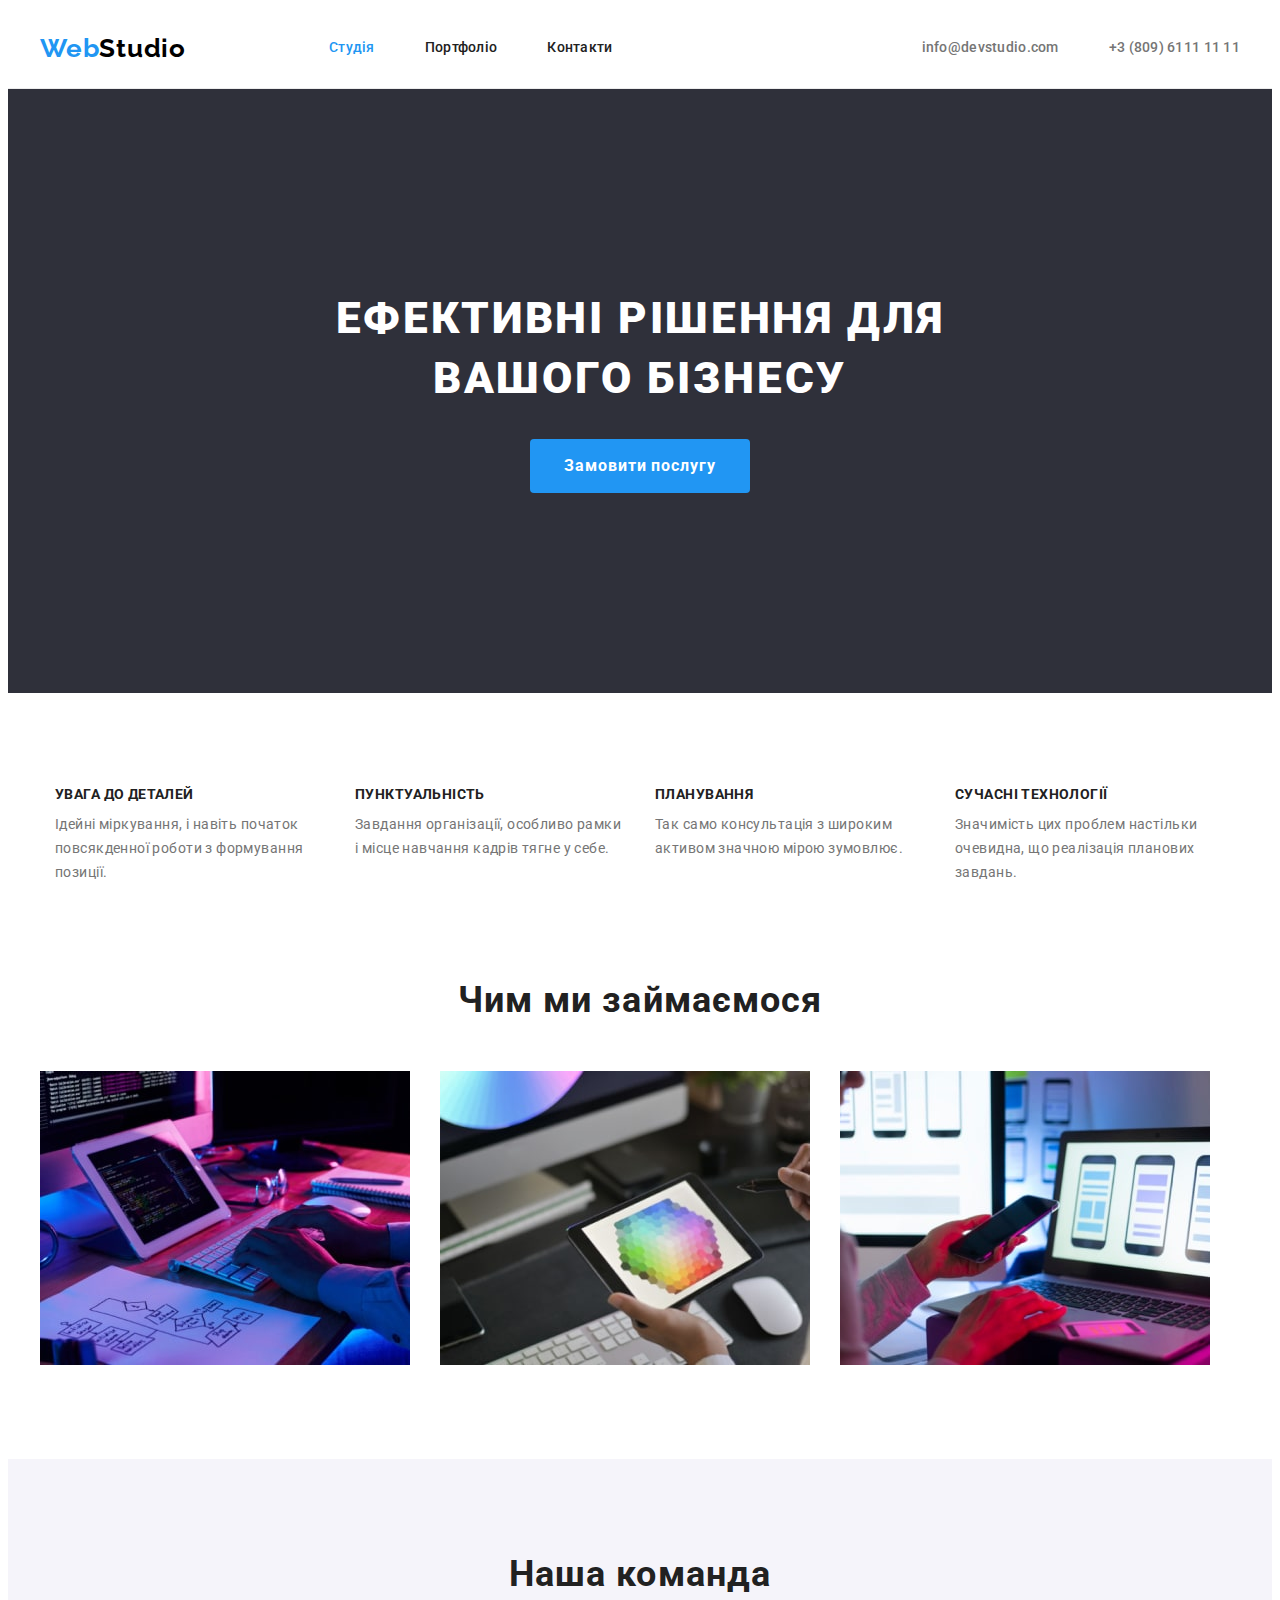
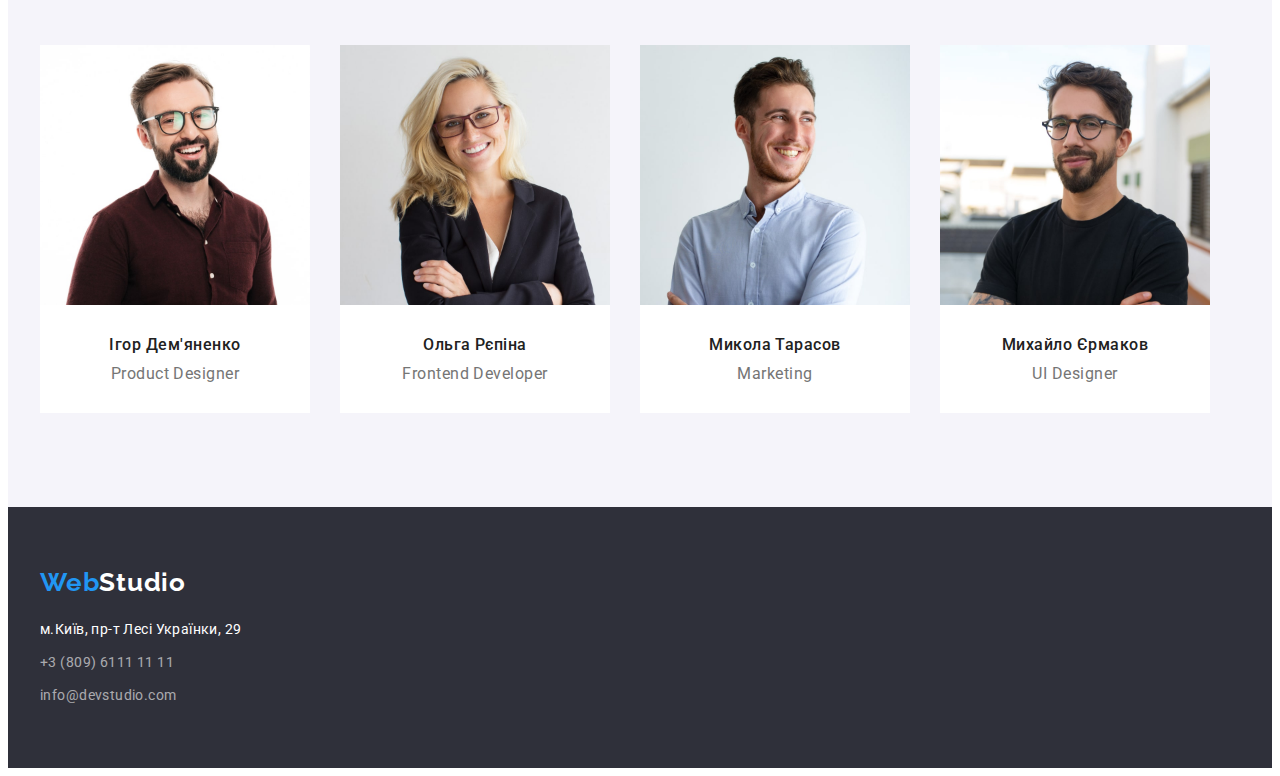
<file: index.html>
<!DOCTYPE html>
<html lang="uk">
  <head>
    <meta charset="UTF-8" />
    <meta http-equiv="X-UA-Compatible" content="IE=edge" />
    <meta name="viewport" content="width=device-width, initial-scale=1.0" />
    <title>Studio</title>
    <link rel="preconnect" href="https://fonts.googleapis.com"/>
    <link rel="preconnect" href="https://fonts.gstatic.com" crossorigin/>
    <link href="https://fonts.googleapis.com/css2?family=Raleway:wght@700&family=Roboto:wght@400;500;700;900&display=swap"
    rel="stylesheet"/> 

    <link rel="stylesheet" href="https://cdnjs.cloudflare.com/ajax/libs/modern-normalize/1.1.0/modern-normalize.min.css" integrity="sha512-wpPYUAdjBVSE4KJnH1VR1HeZfpl1ub8YT/NKx4PuQ5NmX2tKuGu6U/JRp5y+Y8XG2tV+wKQpNHVUX03MfMFn9Q==" crossorigin="anonymous" referrerpolicy="no-referrer" />

    <link rel="stylesheet" href="./css/styles.css"/>
   
  </head>
  <body>
    <!--Шапка сайту-->
    <header class="header">
      <div class="container header-container"> 
      <nav class="header-navigation">
        <a class="logo link" href="#"><span class="header-logo-web">Web</span><span>Studio</span></a>

        <ul class="header-list list">
          <li class="header-item">
            <a class="header-link link current"
              href="./index.html">Студія</a></li>
          <li class="header-item link">
            <a class="header-link link" href="./portfolio.html">Портфоліо</a></li>
          <li class="header-item">
            <a class="header-link link" href="#">Контакти</a></li>
        </ul>
      </nav>

      <ul class="header-adress list">
        <li class="header-adress-email"><a class="header-email link" href="mailto:info@devstudio.com">info@devstudio.com</a></li>
        <li class="header-adress-tel"><a class="header-tel link" href="tel:+380961111111">+3 (809) 6111 11 11</a></li>
      </ul>
    </div>
    </header>
    <main>
      <!--Hero-->
        <section class="hero">
    <div class=" container ">
          <h1 class="hero-title">
           Ефективні рішення для вашого бізнесу
          </h1>
          <button type=button class="hero-btn">Замовити послугу</button>
        </div>
        
        </section>
      <!--Переваги-->
      <section class="adventages">
        <div class="container">
        <h2 class="visually-hidden">Переваги</h2>

        <ul class="adventages-list list">

          <li class="adventages-item">
            <h3 class="adventages-item-title">Увага до деталей</h3>
            <p class="adventages-text">
              Ідейні міркування, і навіть початок повсякденної роботи з
              формування позиції.
            </p>
          </li>

          <li class="adventages-item">
            <h3 class="adventages-item-title">Пунктуальність</h3>
            <p class="adventages-text">
              Завдання організації, особливо рамки і місце навчання кадрів тягне
              у себе.
            </p>
          </li>

          <li class="adventages-item">
            <h3 class="adventages-item-title">Планування</h3>
            <p class="adventages-text">
              Так само консультація з широким активом значною мірою зумовлює.
            </p>
          </li>

          <li class="adventages-item">
            <h3 class="adventages-item-title">Сучасні технології</h3>
            <p class="adventages-text">
              Значимість цих проблем настільки очевидна, що реалізація планових
              завдань.
            </p>
          </li>
        </ul>
      </div>
      </section>

      <!--Що ми робимо-->
      <section class="what-we-do">
        <div class="container">
        <h2 class="what-we-do-title title">Чим ми займаємося</h2>
        <ul class="what-we-do-list list">
          <li class="what-we-do-item">
            <img class="what-we-do-imagine" src="./images/img-min.jpg" alt="Laptop" width="370" height="294"/>
          </li>

          <li class="what-we-do-item">
            <img class="what-we-do-imagine" src="./images/img1-min.jpg" alt="Tablet" width="370" height="294"/>
          </li>

          <li class="what-we-do-item">
            <img class="what-we-do-imagine" src="./images/img2-min.jpg" alt="Cellphone" width="370" height="294"/>
          </li>
        </ul>
        </div>
      </section>
      <!--Команда-->

      <section class="team">
        <div class="container team-container">
        <h2 class="team-title title">Наша команда</h2>
        <ul class="team-list list">
          <li class="team-item">
            <img class="team-picture" src="./images/Demianenko-min.jpg" alt="PDesigner" width="270" height="260"/>
            <div class="team-item-content">
            <h3 class="team-item-title">Ігор Дем'яненко</h3>
            <p class="team-text" lang="en">Product Designer</p>
          </div>
          </li>

          <li class="team-item">
            <img class="team-picture" src="./images/Repina-min.jpg" alt="Frontend" width="270" height="260"/>
            <div class="team-item-content">
            <h3 class="team-item-title">Ольга Рєпіна</h3>
            <p class="team-text" lang="en">Frontend Developer</p>
            </div>
          </li>

          <li class="team-item">
            
            <img class="team-picture" src="./images/Tarasov-min.jpg" alt="Marketing" width="270" height="260"/>
            <div class="team-item-content">
            <h3 class="team-item-title">Микола Тарасов</h3>
            <p class="team-text" lang="en">Marketing</p>
            </div>
          </li>

          <li class="team-item">
            <img class="team-picture" src="./images/Ermakov-min.jpg" alt="Designer" width="270" height="260"/>
            <div class="team-item-content">
            <h3 class="team-item-title">Михайло Єрмаков</h3>
            <p class="team-text" lang="en">UI Designer</p>
            </div>
          </li>
        </ul>
      </div>
      </section>
    </main>
    <!--Футер адреса контакти-->
    <footer class="footer" >
      <div class="container footer-container">
      <a class="footer-logo logo link" href="#"><span class="footer-logo-web">Web</span><span class="footer-logo-studio">Studio</span></a>
      <address class="footer-adress">
        <ul class="footer-adress-list list">
          <li class="footer-adress-mailtelgoogl"><a class="footer-googlemap link" href="https://goo.gl/maps/Sd9XUeibV25jPd6d8 " target="_blank" rel="noopener noreferrer nofollow">м.Київ, пр-т Лесі Українки, 29</a></li>
          <li class="footer-adress-mailtelgoogl"><a class="footer-tel link" href="tel:+380961111111">+3 (809) 6111 11 11</a></li>
          <li class="footer-adress-mailtelgoogl"><a class="footer-email link" href="mailto:info@devstudio.com">info@devstudio.com</a></li>
        </ul>
      </address>
    </div>
    </footer>
  </body>
</html>
</file>
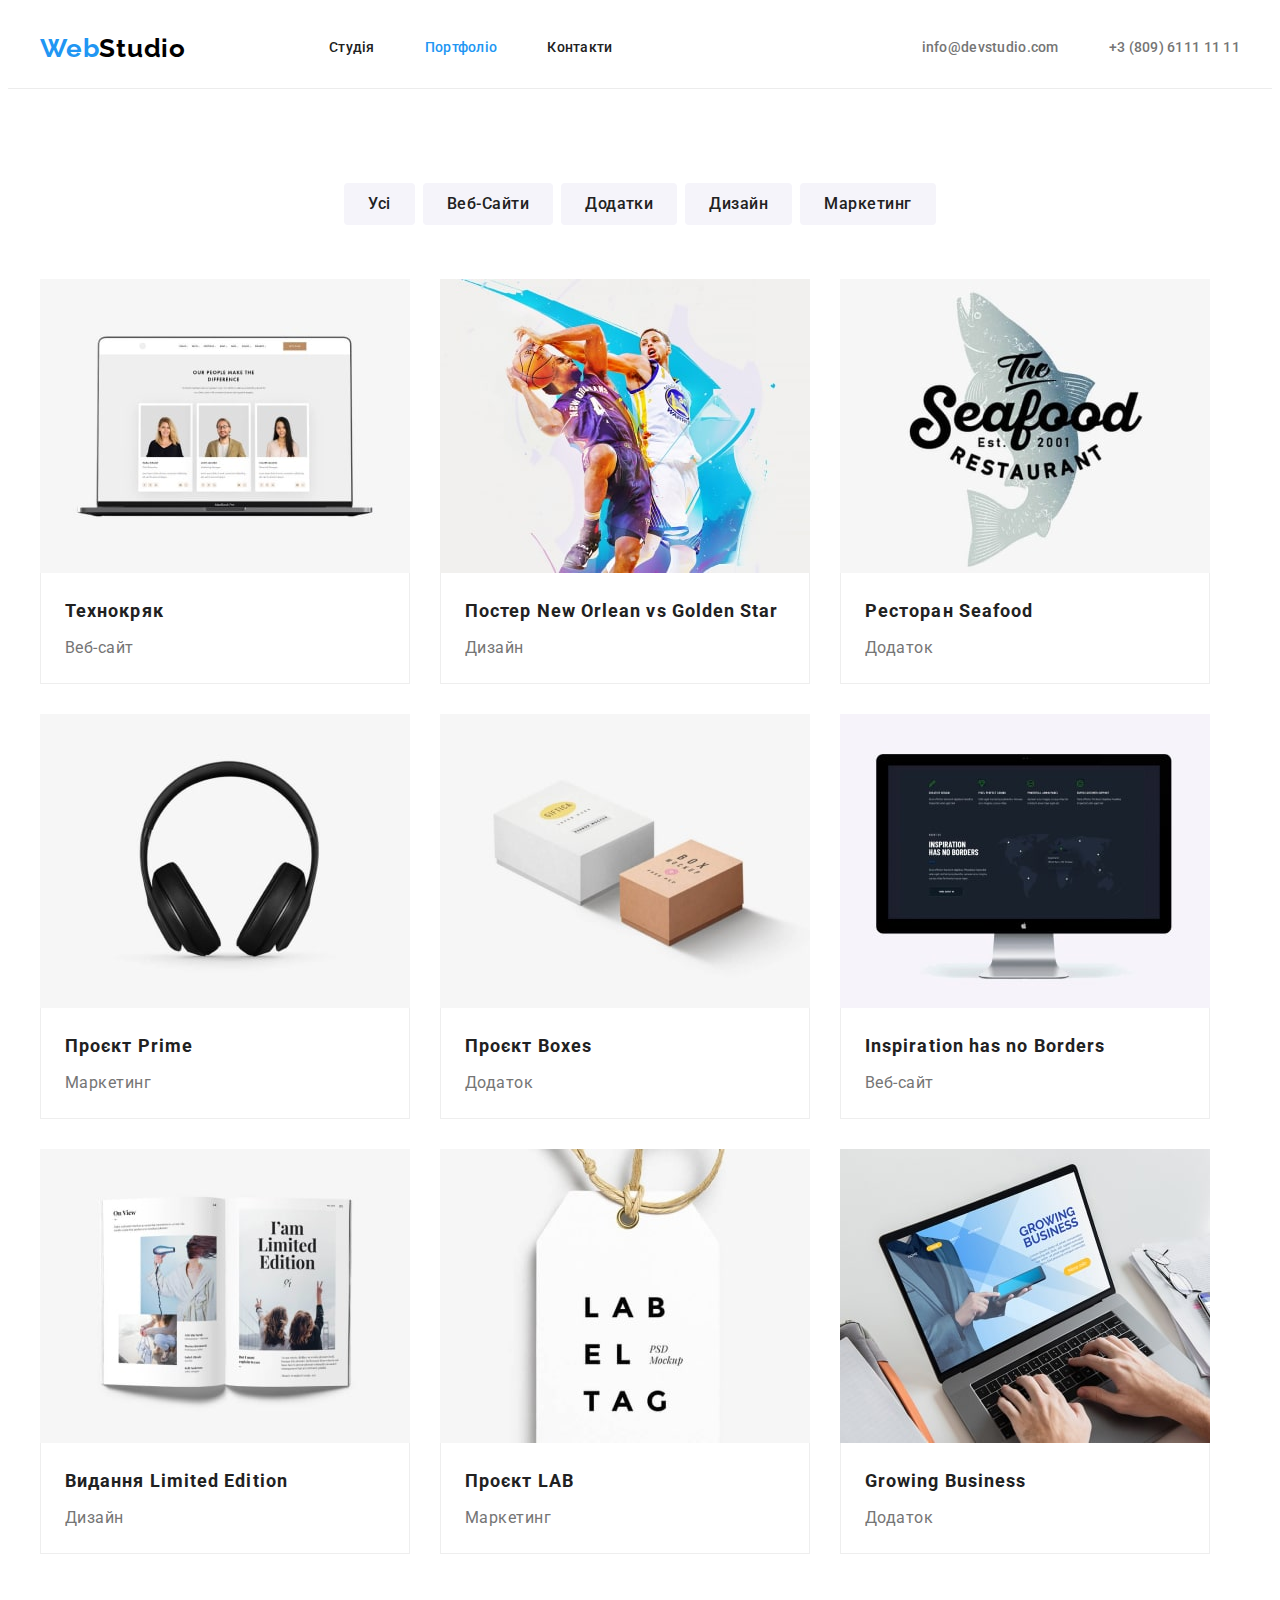
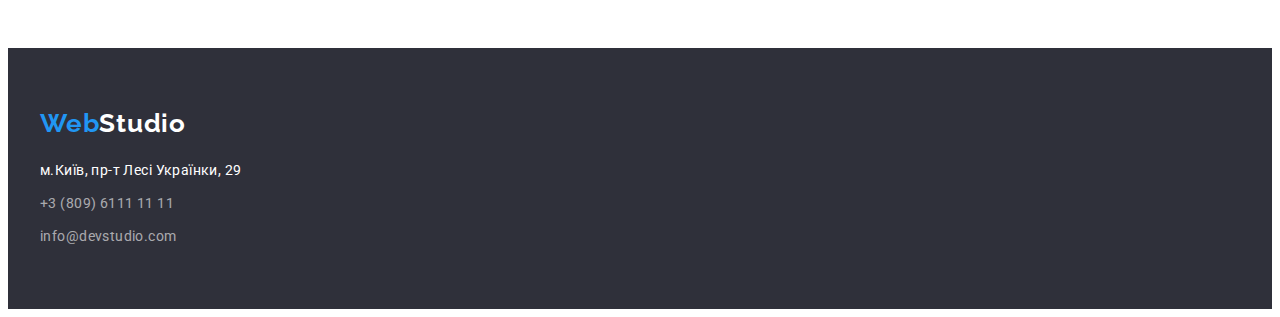
<file: portfolio.html>
<!DOCTYPE html>
<html lang="uk">
  <head>
    <meta charset="UTF-8" />
    <meta http-equiv="X-UA-Compatible" content="IE=edge" />
    <meta name="viewport" content="width=device-width, initial-scale=1.0" />
    <title>Portfolio</title>
    <link rel="preconnect" href="https://fonts.googleapis.com"/>
    <link rel="preconnect" href="https://fonts.gstatic.com" crossorigin/>
    <link href="https://fonts.googleapis.com/css2?family=Raleway:wght@700&family=Roboto:wght@400;500;700;900&display=swap" rel="stylesheet"/>

    <link rel="stylesheet" href="https://cdnjs.cloudflare.com/ajax/libs/modern-normalize/1.1.0/modern-normalize.min.css" integrity="sha512-wpPYUAdjBVSE4KJnH1VR1HeZfpl1ub8YT/NKx4PuQ5NmX2tKuGu6U/JRp5y+Y8XG2tV+wKQpNHVUX03MfMFn9Q==" crossorigin="anonymous" referrerpolicy="no-referrer" />


    <link rel="stylesheet" href="./css/styles.css"/>
   
  </head>
  <body>
    <!--Шапка сайту-->
    <header class="header">
      <div class="container header-container"> 
      <nav class="header-navigation">
        <a class="logo link" href="#"><span class="header-logo-web">Web</span><span>Studio</span></a>

        <ul class="header-list list">
          <li class="header-item">
            <a class="header-link link "
              href="./index.html">Студія</a></li>
          <li class="header-item link">
            <a class="header-link link current" href="./portfolio.html">Портфоліо</a></li>
          <li class="header-item">
            <a class="header-link link" href="#">Контакти</a></li>
        </ul>
      </nav>

      <ul class="header-adress list">
        <li class="header-adress-email"><a class="header-email link" href="mailto:info@devstudio.com">info@devstudio.com</a></li>
        <li class="header-adress-tel"><a class="header-tel link" href="tel:+380961111111">+3 (809) 6111 11 11</a></li>
      </ul>
    </div>
    </header>
    <!--Приклади рекламних інтеграцій-->
    <main>
     <section class="examples">
      <div class= container>
      
      <h1 class="visually-hidden">Портфоліо</h1>
      <div class="example-button-container">

        <ul class="examples-buttons list">
            <li class="examples-items"><button type="button" class="about-button-examples">Усі</button></li>
            <li class="examples-items"><button type="button" class="about-button-examples">Веб-Сайти</button></li>
            <li class="examples-items"><button type="button" class="about-button-examples">Додатки</button></li>
            <li class="examples-items"><button type="button" class="about-button-examples">Дизайн</button></li>
            <li class="examples-items "><button type="button" class="about-button-examples">Маркетинг</button></li>
        </ul>
      </div>
        <ul class="examples-list list ">
            <li class="examples-item">
                <a class="examples-link link" href="#"> <img src="./images/Technokriak-min.jpg" alt="Technokriak_laptop" width="370" height="294"/>
               <div class="examples-text-content">
                  <h2 class="examples-spots-titles">Технокряк</h2>
                <p class="examples-spots-text">Веб-сайт</p>
                </div>
              </a>
            </li>
            <li class="examples-item">
                <a class="examples-link link" href="#"> <img src="./images/NewOrlean-min.jpg" alt="Basketball" width="370" height="294"/>
                  <div class="examples-text-content">
                  <h2 class="examples-spots-titles">Постер <span lang="en">New Orlean vs Golden Star</span></h2>
                <p class="examples-spots-text">Дизайн</p>
              </div>
              </a>
            </li>
            <li class="examples-item">
                <a class="examples-link link" href="#"> <img src="./images/Seafood-min.jpg" alt="Seafood" width="370" height="294"/>
                  <div class="examples-text-content">
                  <h2 class="examples-spots-titles">Ресторан <span lang="en">Seafood</span></h2>
                <p class="examples-spots-text">Додаток</p>
                  </div>
              </a>
            </li>
            <li class="examples-item">
                <a class="examples-link link" href="#"> <img src="./images/PrimeProject-min.jpg" alt="Project_headphones" width="370" height="294"/>
                  <div class="examples-text-content">
                  <h2 class="examples-spots-titles">Проєкт <span lang="en">Prime</span></h2>
                <p class="examples-spots-text">Маркетинг</p>
              </div>
              </a>
            </li>
            <li class="examples-item">
                <a class="examples-link link" href="#"> <img src="./images/Boxes-min.jpg" alt="Boxes" width="370" height="294"/>
                  <div class="examples-text-content">
               <h2 class="examples-spots-titles">Проєкт <span lang="en">Boxes</span></h2>
                <p class="examples-spots-text">Додаток</p>
              </div>
              </a>
            </li>
            <li class="examples-item">
                <a class="examples-link link" href="#"> <img src="./images/Inspiration-min.jpg" alt="Inspiration_screen" width="370" height="294"/>
                  <div class="examples-text-content">
                  <h2 class="examples-spots-titles" lang="en">Inspiration has no Borders</h2>
                <p class="examples-spots-text">Веб-сайт</p>
              </div>
              </a>
            </li>
            <li class="examples-item">
                <a class="examples-link link" href="#"> <img src="./images/LmtdEdBook-min.jpg" alt="LEBook" width="370" height="294"/>
                  <div class="examples-text-content">
                  <h2 class="examples-spots-titles">Видання <span lang="en">Limited Edition</span></h2>
                <p class="examples-spots-text">Дизайн</p>
              </div>
              </a>
            </li>
            <li class="examples-item"> 
                <a class="examples-link link" href="#"> <img src="./images/LAB-min.jpg" alt="LAB" width="370" height="294"/>
                  <div class="examples-text-content">
                  <h2 class="examples-spots-titles">Проєкт <span lang="en">LAB</span></h2>
                <p class="examples-spots-text">Маркетинг</p>
                  </div>
              </a>
            </li>
            <li class="examples-item">
                <a class="examples-link link" href="#"> <img src="./images/GrowBusiness-min.jpg" alt="GrowBusiness-min_laptop" width="370" height="294"/>
                  <div class="examples-text-content">
                  <h2 class="examples-spots-titles" lang="en">Growing Business</h2>
                <p class="examples-spots-text">Додаток</p>
                  </div>
              </a>
            </li>
        </ul>
        </div>

     </section>
    </main>
    <!--Футер адреса контакти-->
    <footer class="footer" >
      <div class="container footer-container">
      <a class="footer-logo logo link" href="#"><span class="footer-logo-web">Web</span><span class="footer-logo-studio">Studio</span></a>
      <address class="footer-adress">
        <ul class="footer-adress-list list">
          <li class="footer-adress-mailtelgoogl"><a class="footer-googlemap link" href="https://goo.gl/maps/Sd9XUeibV25jPd6d8 " target="_blank" rel="noopener noreferrer nofollow">м.Київ, пр-т Лесі Українки, 29</a></li>
          <li class="footer-adress-mailtelgoogl"><a class="footer-tel link" href="tel:+380961111111">+3 (809) 6111 11 11</a></li>
          <li class="footer-adress-mailtelgoogl"><a class="footer-email link" href="mailto:info@devstudio.com">info@devstudio.com</a></li>
        </ul>
      </address>
    </div>
    </footer>
  </body>
</html>
</file>
<file: css/styles.css>
body {
    font-family:'Roboto', sans-serif;
    background-color: var(--main-white-color);
    color: var (var(--main-title-color));
}

:root{
    --Main-text-color:#757575;
    --main-title-color:#212121;
    --main-hover-color:#2196F3;
    --main-white-color:#ffffff;
    --main-black-color:#000000;
    --main-background-color:#2F303A;
    --main-footer-adress-color:rgba(255, 255, 255, 0.6);
    --second-background-color:#F5F4FA;
    --logoweb-color:#2196F3;
    --btn-cover-color:#188CE8;
    --typical-line-height: 1.14;
    --main-font: 'Roboto', sans-serif;
   
}
.header { 
border-bottom: 1px Solid
#ECECEC;
}
.list{
list-style:none;
}
.link {
text-decoration: none;}
/*----------------Reset old margins/paddings------------*/

p,
h1,
h2,
h3,
h4,
h5,
h6 {
margin: 0;
}

ul,
ol {
  margin: 0;
  padding-left: 0;
  list-style: none;
}

button {
    cursor: pointer;
  }
  
  address {
    font-style: normal;
  }

  img {
    display: block;
    max-width: 100%;
    height: auto;
  }

  a {
    color: var(--Main-text-color) ;
    text-decoration: none;
  }
/*------------------------Header---------------*/

.section {
}

 /*-----Creating main container*/

 .container {
    width: 1200px;
    padding-left: 15px;
    padding-right: 15px;
    
    margin:0 auto;
}

/*-------------------css text---------------*/
  .logo{
    font-family: 'Raleway', sans-serif;
    font-weight: 700;
    font-size: 26px;
    line-height: 1.19;
    letter-spacing: 0.03em;
    color:var(--main-black-color);
    margin-right: 93px;
  }

.header-logo-web{
    color: var(--logoweb-color);
}

.header-link:hover,
.header-link:focus{
  color: var(--main-hover-color);
}
.header-email:hover,
.header-email:focus{
 color:  var(--main-hover-color);
}
.header-tel:hover,
.header-tel:focus{
 color: var(--main-hover-color);
}
.header-link.current{
    color:var(--main-hover-color)
}

.header-navigation{
  display:flex;  
  align-items: center;
}
.header-container{
   display:flex; 
   align-items: center;
   border-bottom: 1px #ECECEC;
}

.header-adress{
    display:flex; 
    align-items: center;
    margin-left: auto;
   
}
.header-list{
    display:flex;
     
}
.header-adress-email{
    margin-right: 50px;
}
.header-item{
    margin-left: 50px;
    }

.header-link{
font-weight: 500;
font-size: 14px;
line-height:var(--typical-line-height);
letter-spacing: 0.02em;
color:var(--main-title-color);
padding-top: 32px;
padding-bottom: 32px;
display: block;
}

   

.header-email{
font-weight: 500;
font-size: 14px;
line-height:var(--typical-line-height);
letter-spacing: 0.02em;
color: var(--Main-text-color);
display:block;
padding-top: 32px;
padding-bottom: 32px;


}

.header-tel{
font-weight: 500;
font-size: 14px;
line-height: var(--typical-line-height);
letter-spacing: 0.02em;
color: var(--Main-text-color);
display:block;
padding-top: 32px;
padding-bottom: 32px;
}

/* ------------------HERO---------------------- */
.hero{
    display:block;
    text-align: center;
    background: var(--main-background-color);
    margin-left: auto;
    margin-right: auto;
    padding-top: 200px;
    padding-bottom: 200px;
  
   
    
}

.hero-title{
    font-weight: 900;
    font-size: 44px;
    line-height: 1.36;
    text-align: center;
    letter-spacing: 0.06em;
    text-transform: uppercase;
    color: var(--main-white-color);
    max-width: 696px;
    margin: 0 auto;
    margin-bottom: 30px;
    }

.title{
    font-weight: 700;
    font-size: 36px;
    line-height: 1.17;
    text-align: center;
    letter-spacing: 0.03em;
    color: var(--main-title-color);}


.hero-btn{
    font-family: inherit;
    font-weight: 700;
    font-size: 16px;
    line-height: 1.88;
    text-align: center;
    letter-spacing: 0.06em;
    color: var(--main-white-color);
    cursor: pointer;
    background-color: var(--main-hover-color);
    border-color: transparent;
    border-radius: 4px;
   
   padding:10px 32px;
  
}

.button{
    min-width: 216px;
    height: 50px;
    padding: 350px 692px 200px 692px;
    margin:0 auto;
    display:flex;
    justify-content: center;
    min-width: 216px;
    
    background-color:rgba(0, 0, 0, 0.15);

}


.hero-btn:hover,
.hero-btn:focus{
    background-color: var(--btn-cover-color);
}



/*----------------------- Adventages ------------------*/

.adventages{
  
    padding-top: 94px;
    padding-bottom: 47px;
   
}
.adventages-list{
    
    display:flex;
    justify-content:center;
   

   
}
.adventages-item{
    
    max-width: 270px;
   
}
.adventages-list .adventages-item + .adventages-item{
    margin-left: 30px;
}


.adventages-item-title{
font-weight: 700;
font-size: 14px;
line-height: var(--typical-line-height);
letter-spacing: 0.03em;
text-transform: uppercase;
color: var(--main-title-color);
min-width: 270px;
height: 16px;
}

.adventages-text{
font-size: 14px;
line-height: 1.71;
letter-spacing: 0.03em;
color: var(--Main-text-color);


}
.adventages-text{
min-width: 270px;
margin-top: 10px;
}
/* ----------------What we do----------------------- */
.what-we-do{
    padding-top:47px;
    padding-bottom: 94px;  

}
.what-we-do-title{
    margin-bottom: 50px;
}

.what-we-do-list{
    display: flex;
    gap:30px;
   
}

.what-we-do-item{
   
}
.what-we-do-imagine{}

/* ----------------------Our team --------------------*/
.team{
    background-color: var(--second-background-color);
    padding-top: 94px;
    padding-bottom: 94px;
}

.team-title{
    margin-bottom: 50px;
   
    
}
.team-list{
    display: flex;
    gap:30px;
   

}
.team-item{
    background-color: var(--main-white-color);
    width: calc(100%-90px)/4;
}
.team-picture{
  
}
.team-item-title{
font-weight: 500;
font-size: 16px;
line-height: 1.19;
text-align: center;
letter-spacing: 0.03em;
color:var(--main-title-color);
margin-bottom: 10px;
}

.team-text{
font-size: 16px;
line-height: 1.19;
text-align: center;
letter-spacing: 0.03em;
color: var(--Main-text-color);
}

.team-item-content{
   padding: 30px 10px; 
    
    

}

/*--------------Portfolio---------------------------*/

.visually-hidden {
    position: absolute;
    white-space: nowrap;
    width: 1px;
    height: 1px;
    overflow: hidden;
    border: 0;
    padding: 0;
    clip: rect(0 0 0 0);
    clip-path: inset(50%);
    margin: -1px;
  }

.examples{
    padding-top: 94px;
    padding-bottom: 94px;
   
}



.examples-buttons{
    display:flex;
    justify-content:center;
    gap:8px;
    min-width: 575px;
    margin-bottom: 54px;
}
.examples-items{
   
}

.about-button-examples{
font-family: inherit;
font-weight: 500;
font-size: 16px;
line-height: 1.63;
text-align: center;
letter-spacing: 0.03em;
color: var(--main-title-color);
background-color:var(--second-background-color);
border-color: transparent;
border-radius: 4px;

padding:6px 22px;
}

.about-button-examples:hover,
.about-button-examples:focus{
 color: var(--main-white-color);
 background-color:var(--btn-cover-color);
 cursor: pointer;
 }



.examples-list{
    display:flex;
    flex-wrap:wrap;
     gap: 30px;
}
 
.examples-item{

   
}

.examples-text-content{
    
 padding: 20px 24px;
 border-bottom: 1px solid #EEEEEE; 
 border-left: 1px solid #EEEEEE; 
 border-right: 1px solid #EEEEEE; 

}

.examples-spots-titles{
    color:var(--main-title-color);
    font-weight: 700;
    font-size: 18px;
    line-height: 2;
    letter-spacing: 0.06em;
    margin-bottom:4px;

}
.examples-spots-text{
font-size: 16px;
line-height: 1.88;
letter-spacing: 0.03em;
color: var(--Main-text-color);
}
.examples-link{}

/* ----------------------Footer----------------- */
.footer{
    background: var(--main-background-color);
    padding-top:60px;
     padding-bottom: 60px;
}

.footer-logo{
font-style: normal;


}
.footer .footer-logo{


}
.footer-logo-web{
color: var(--logoweb-color);
}
.footer-logo-studio{
 color:var(--main-white-color);
}

.footer-adress{ }
.footer-adress-list{}
.footer-googlemap{
font-style: normal;
font-size: 14px;
line-height: 1.71;
letter-spacing: 0.03em;
color: var(--main-white-color);
}

.footer-tel{
font-style: normal;
font-size: 14px;
line-height: 1.71;
letter-spacing: 0.03em;
color: var(--main-footer-adress-color);
}

.footer-email{
font-style: normal;
font-size: 14px;
line-height: 1.71;
letter-spacing: 0.03em;
color: var(--main-footer-adress-color);
}

.footer-googlemap:hover,
.footer-googlemap:focus{
    color: var(--main-hover-color);
}

  .footer-email:hover,
  .footer-email:focus{
   color: var(--main-hover-color);
  }
  .footer-tel:hover,
  .footer-tel:focus{
   color:  var(--main-hover-color);
  }
  .footer-container{
    
  }
    .footer-adress{
        margin-top:20px; 
  }
  .footer-adress-mailtelgoogl:not(:last-child){
    margin-bottom: 9px;
  }
</file>
